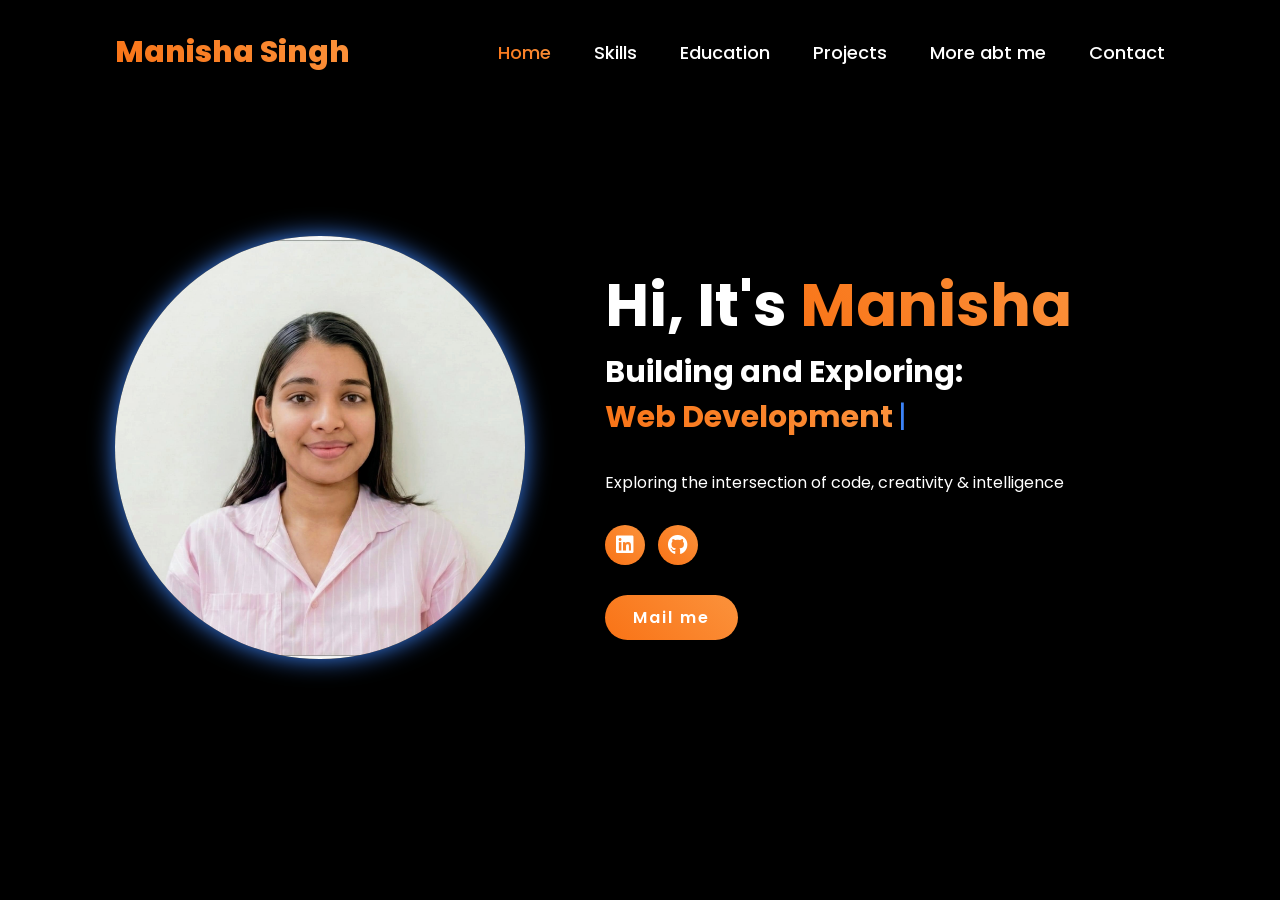
<file: index.html>
<!DOCTYPE html>
<html lang="en">
    
<head>
    <meta charset="UTF-8">
    <meta name="viewport" content="width=device-width, initial-scale=1.0">
    <link rel="stylesheet" href="https://cdnjs.cloudflare.com/ajax/libs/font-awesome/6.5.2/css/all.min.css">
    <link rel="stylesheet" href="style.css">
    <title>Portfolio Website</title>
</head>
<body>
    <header>
        <a href="#" class="logo">Manisha Singh</a>

        <nav>
            <a href="index.html" class="active"> Home</a>
            <a href="skills.html" >Skills</a>
            <a href="education.html" >Education</a>
            <a href="projects.html">Projects</a>
            <a href="more.html" >More abt me</a>
            <a href="contact.html" >Contact</a>
        </nav>
    </header>
    <section class="home">
        <div class="home-img">
            <img src="main.jpg" alt="">
        </div>
        <div class="home-content">
            <h1>Hi, It's <span>Manisha</span></h1>
            <h3 class="typing-text">Building and Exploring: <span></span></h3>
            <p>Exploring the intersection of code, creativity & intelligence</p>
            <div class="social-icons">
                <a href="https://www.linkedin.com/in/manisha-singh-41a8482a9?utm_source=share_via&utm_content=profile&utm_medium=member_android"><i class="fa-brands fa-linkedin"></i></a>
                <a href="https://github.com/MDev2305"><i class="fa-brands fa-github"></i></a>
    
                
            </div>
            <a href="mailto:singhmanisha2384@gmail.com" class="btn">Mail me</a>
        </div>
    </section>
</body>
</html>
</file>
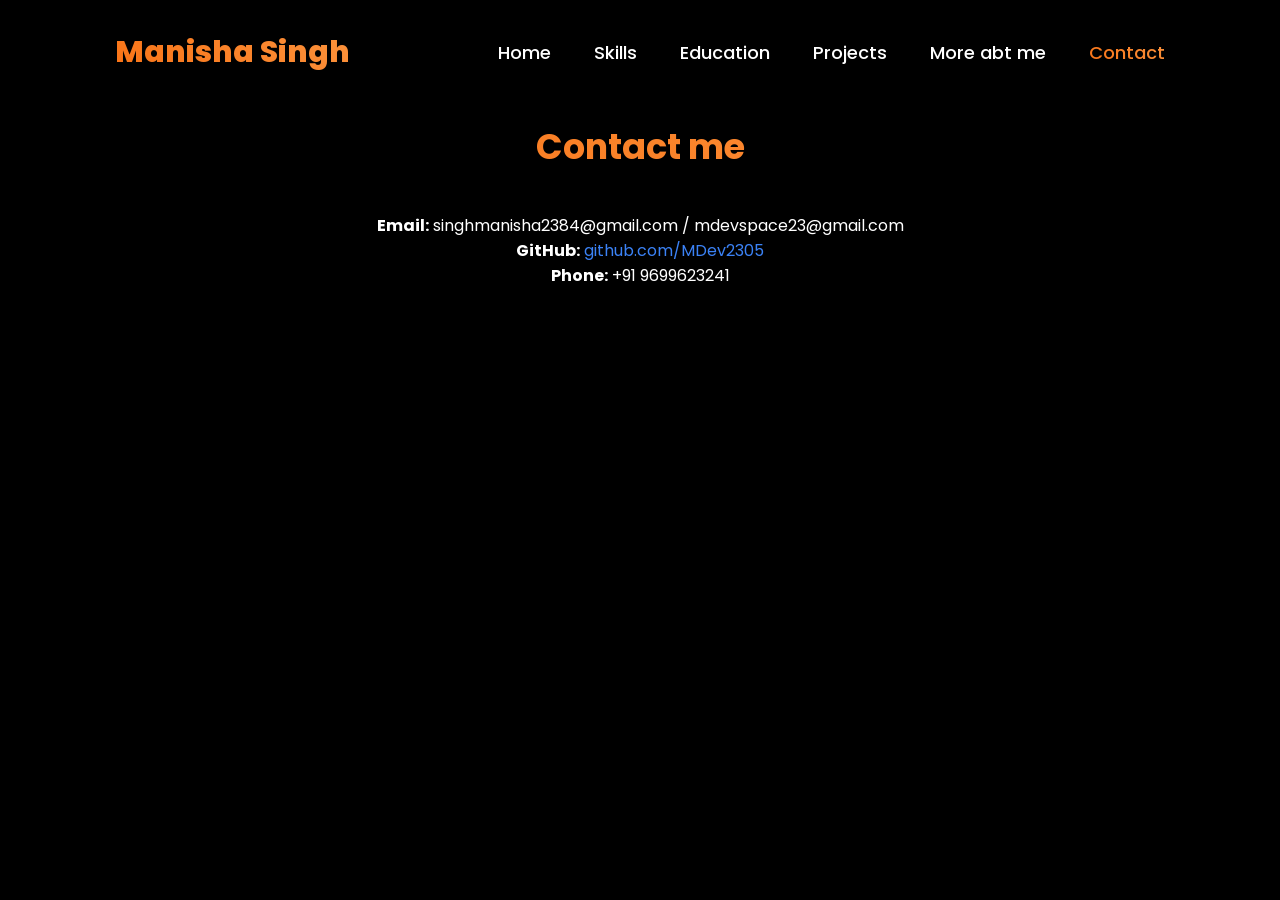
<file: contact.html>
<!DOCTYPE html>
<html lang="en">
<head>
  <meta charset="UTF-8">
  <title>Contact - Manisha</title>
  <link rel="stylesheet" href="style.css">
</head>

<body>

<header>
  <h1 class="logo">Manisha Singh</h1>
  <nav>
    <a href="index.html">Home</a>
    <a href="skills.html">Skills</a>
    <a href="education.html">Education</a>
    <a href="projects.html">Projects</a>
    <a href="more.html">More abt me</a>
    <a href="contact.html" class="active">Contact</a>
  </nav>
</header>

<section class="contact-simple">
  <h2 class="section-title">Contact me</h2>

  <div class="contact-box">

    <p><strong>Email:</strong> singhmanisha2384@gmail.com / mdevspace23@gmail.com</p>

    <p>
      <strong>GitHub:</strong> 
      <a href="https://github.com/MDev2305" target="_blank">
        github.com/MDev2305
      </a>
    </p>

    <p><strong>Phone:</strong> +91 9699623241</p>

  </div>
</section>

</body>
</html>
</file>
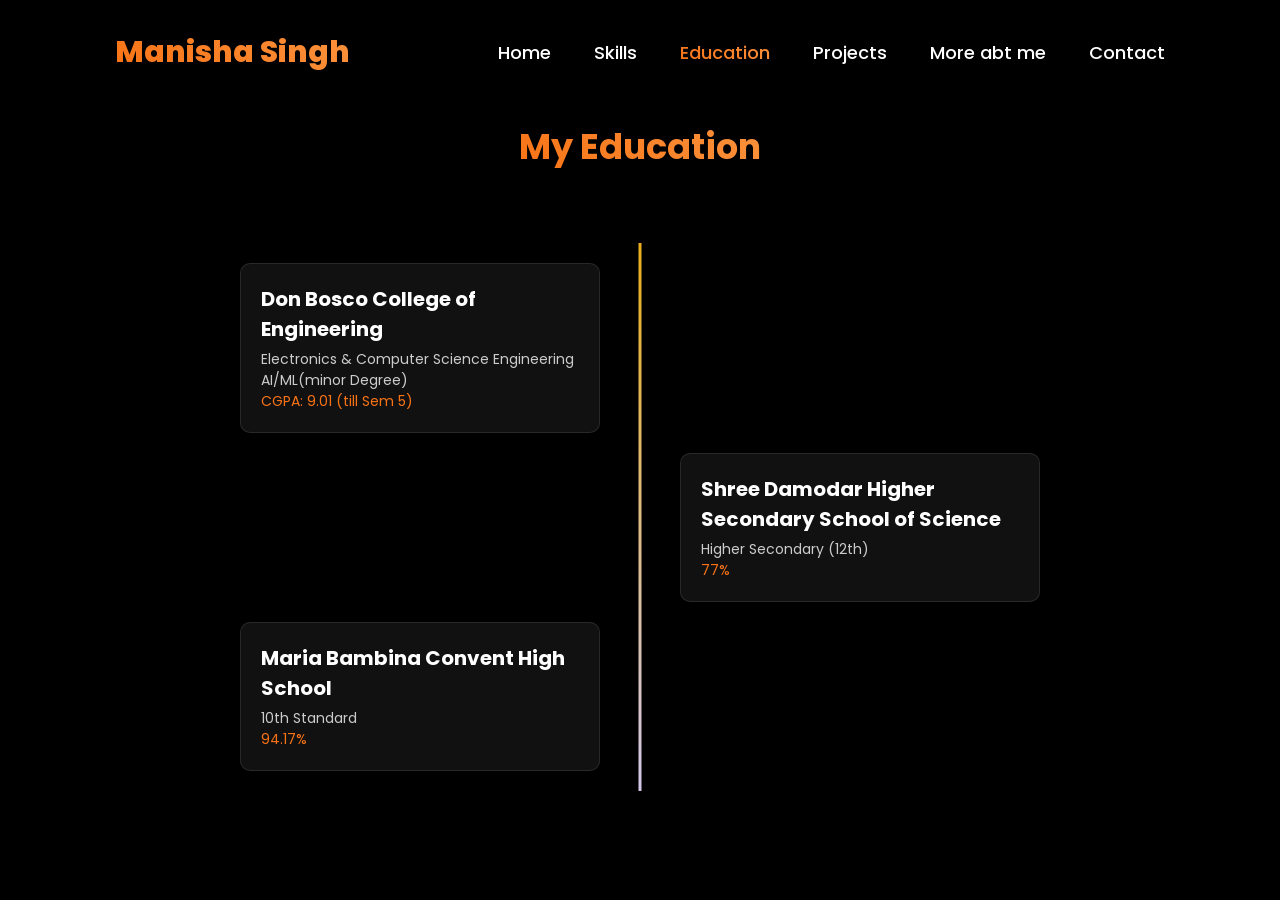
<file: education.html>
<!DOCTYPE html>
<html lang="en">
<head>
  <meta charset="UTF-8">
  <title>Education - Manisha</title>
  <link rel="stylesheet" href="style.css">
</head>

<body>

<header>
  <h1 class="logo">Manisha Singh</h1>
  <nav>
    <a href="index.html">Home</a>
    <a href="skills.html">Skills</a>
    <a href="education.html" class="active">Education</a>
    <a href="projects.html">Projects</a>
    <a href="about.html">More abt me</a>
    <a href="contact.html">Contact</a>
  </nav>
</header>

<section class="education-section">
  <h2 class="section-title">My Education</h2>

  <div class="timeline">

    <div class="edu-card">
      <h3>Don Bosco College of Engineering</h3>
      <p>Electronics & Computer Science Engineering</p>
      <p>AI/ML(minor Degree)</p>
      <span>CGPA: 9.01 (till Sem 5)</span>
    </div>

    <div class="edu-card">
      <h3>Shree Damodar Higher Secondary School of Science</h3>
      <p>Higher Secondary (12th)</p>
      <span>77%</span>
    </div>

    <div class="edu-card">
      <h3>Maria Bambina Convent High School</h3>
      <p>10th Standard</p>
      <span>94.17%</span>
    </div>

  </div>
</section>

</body>
</html>
</file>
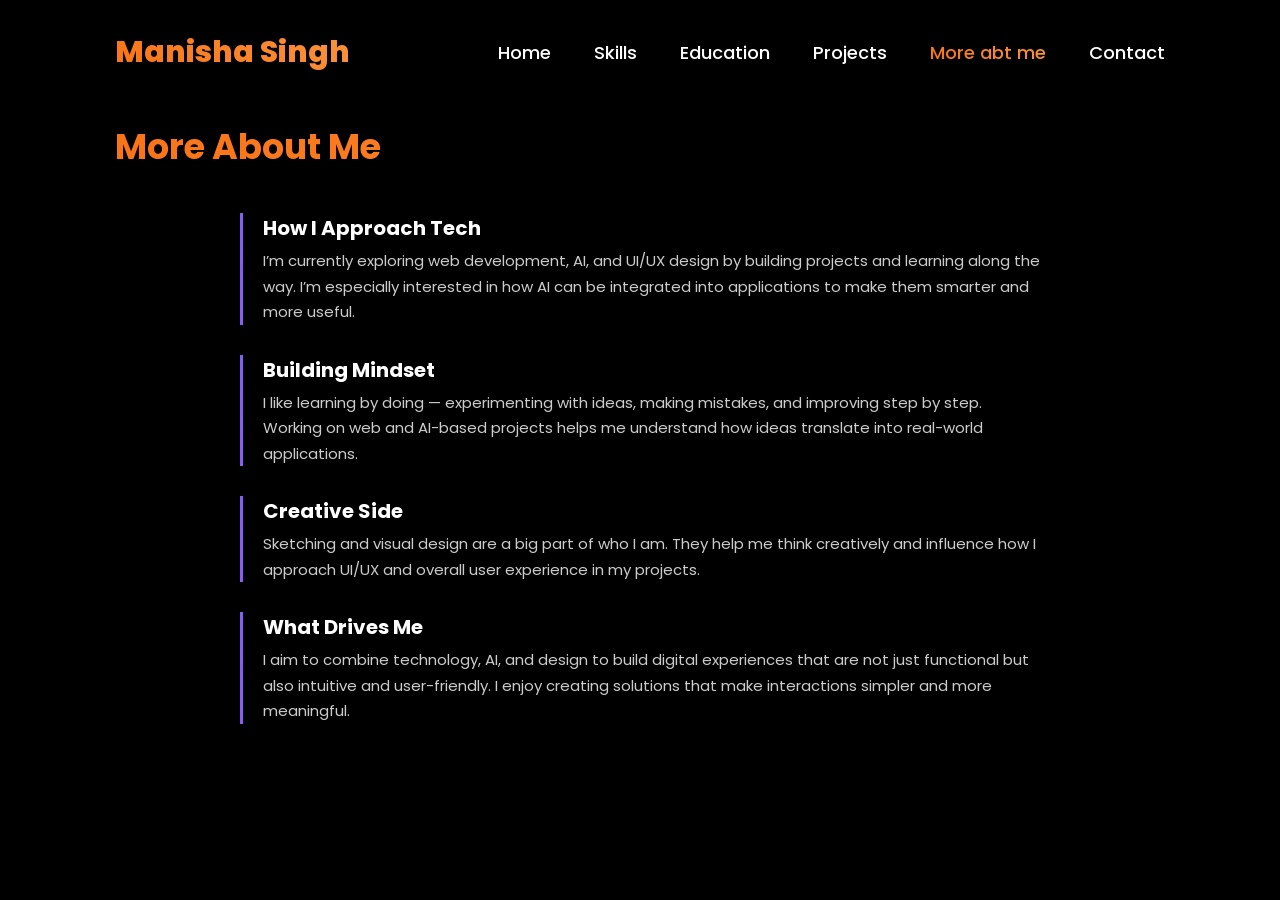
<file: more.html>
<!DOCTYPE html>
<html lang="en">
<head>
  <meta charset="UTF-8">
  <title>More About Me - Manisha</title>
  <link rel="stylesheet" href="style.css">
</head>

<body>

<header>
  <h1 class="logo">Manisha Singh</h1>
  <nav>
    <a href="index.html">Home</a>
    <a href="skills.html">Skills</a>
    <a href="education.html">Education</a>
    <a href="projects.html">Projects</a>
    <a href="more.html" class="active">More abt me</a>
    <a href="contact.html">Contact</a>
  </nav>
</header>

<section class="about-section">
  <h2 class="section-title">More About Me</h2>

  <div class="about-premium">

    <div class="about-line">
      <h3>How I Approach Tech</h3>
      <p>
        I’m currently exploring web development, AI, and UI/UX design by building projects and learning along the way.
        I’m especially interested in how AI can be integrated into applications to make them smarter and more useful.
      </p>
    </div>

    <div class="about-line">
      <h3>Building Mindset</h3>
      <p>
        I like learning by doing — experimenting with ideas, making mistakes, and improving step by step.
        Working on web and AI-based projects helps me understand how ideas translate into real-world applications.
      </p>
    </div>

    <div class="about-line">
      <h3>Creative Side</h3>
      <p>
        Sketching and visual design are a big part of who I am.
        They help me think creatively and influence how I approach UI/UX and overall user experience in my projects.
      </p>
    </div>

    <div class="about-line">
      <h3>What Drives Me</h3>
      <p>
        I aim to combine technology, AI, and design to build digital experiences that are not just functional but also intuitive and user-friendly.
        I enjoy creating solutions that make interactions simpler and more meaningful.
      </p>
    </div>

  </div>
</section>

</body>
</html>
</file>
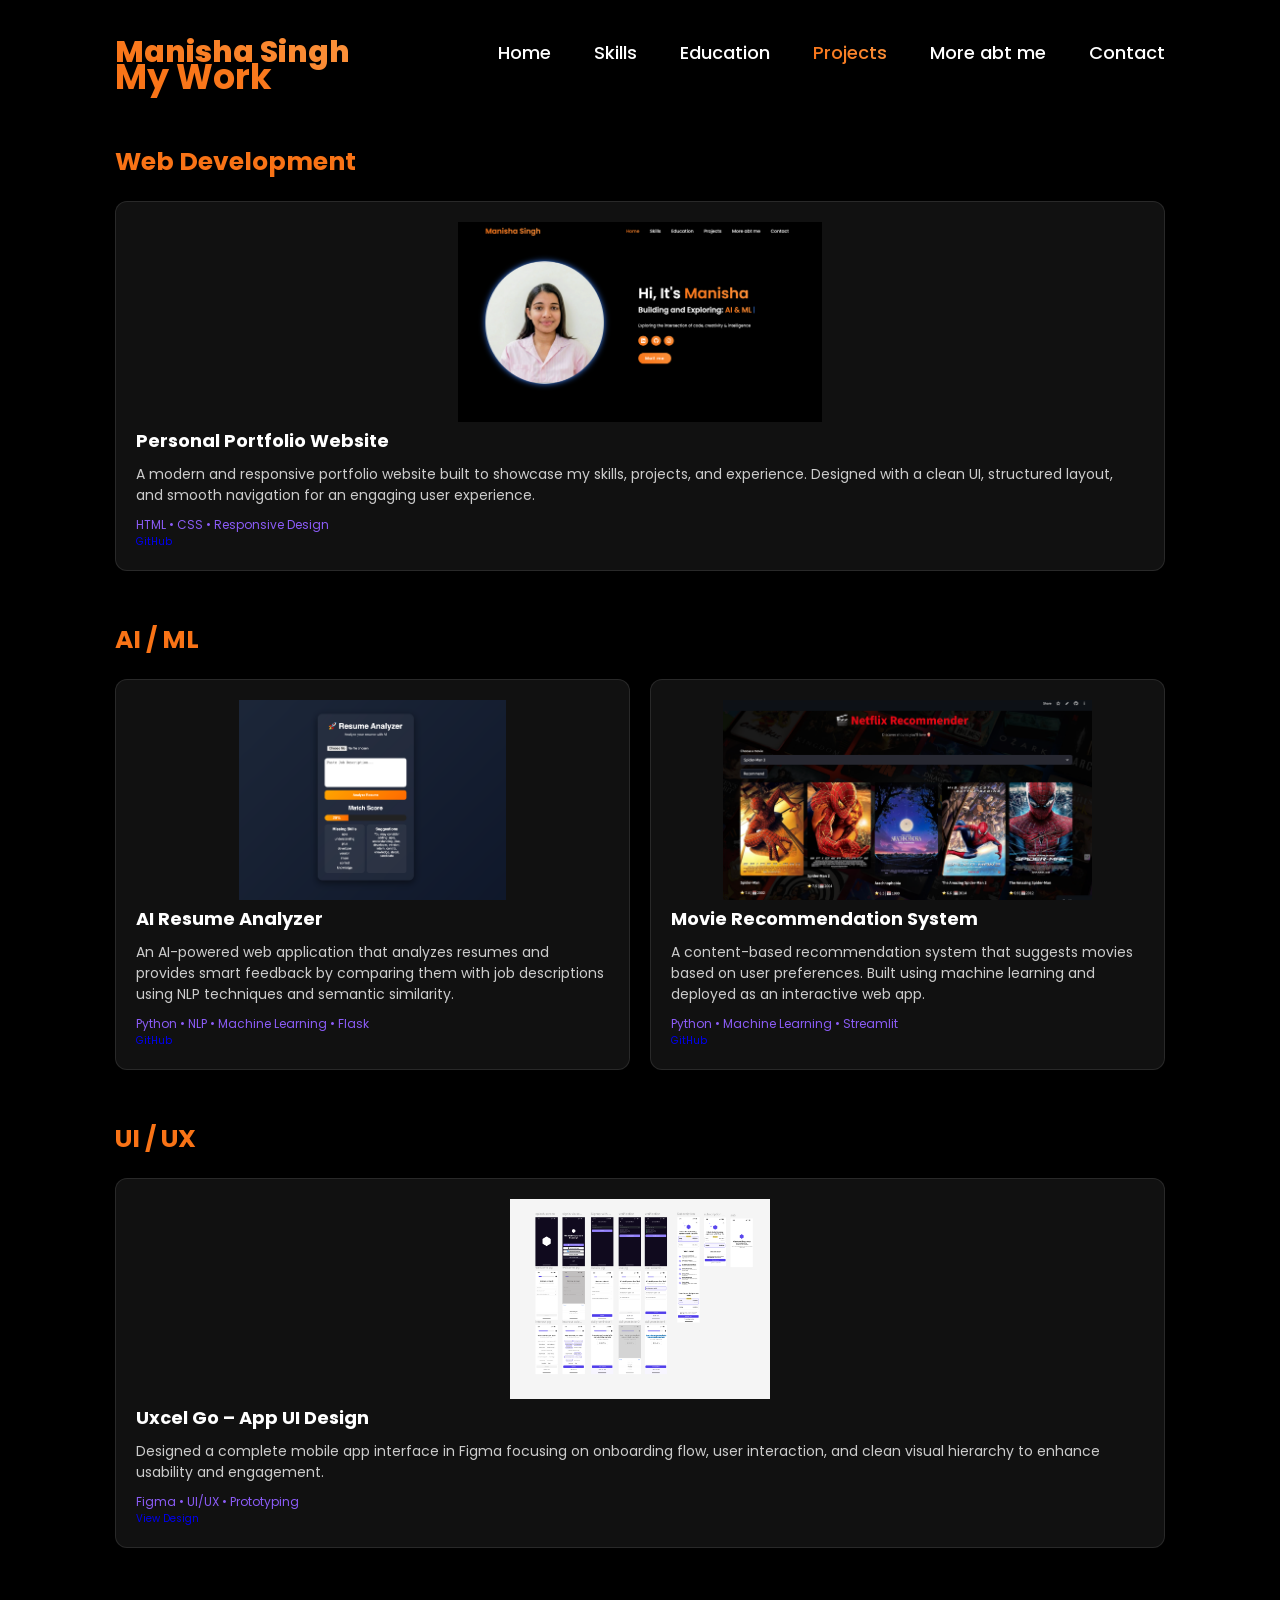
<file: projects.html>
<!DOCTYPE html>
<html lang="en">
<head>
  <meta charset="UTF-8">
  <title>Projects - Manisha</title>
  <link rel="stylesheet" href="style.css">
</head>

<body>

<header>
  <h1 class="logo">Manisha Singh</h1>
  <nav>
    <a href="index.html">Home</a>
    <a href="skills.html">Skills</a>
    <a href="education.html">Education</a>
    <a href="projects.html" class="active">Projects</a>
    <a href="more.html">More abt me</a>
    <a href="contact.html">Contact</a>
  </nav>
</header>

<section class="projects-section">
  <h2 class="section-title">My Work</h2>

  <!-- WEB -->
  <div class="project-group">
    <h3 class="group-title">Web Development</h3>

    <div class="projects-container">

      <div class="project-card">
        <img src="portfolio.png" alt="Portfolio Project">

        <h4>Personal Portfolio Website</h4>

        <p>
          A modern and responsive portfolio website built to showcase my skills, projects, and experience.
          Designed with a clean UI, structured layout, and smooth navigation for an engaging user experience.
        </p>

        <span>HTML • CSS • Responsive Design</span>

        <div class="project-links">
          <a href="https://github.com/yourusername/portfolio" target="_blank">GitHub</a>
        </div>
      </div>

    </div>
  </div>

  <!-- === AI / ML === -->
  <div class="project-group">
    <h3 class="group-title">AI / ML</h3>

    <div class="projects-container">

      <!-- Resume Analyzer -->
      <div class="project-card">
        <img src="resume.png" alt="AI Resume Analyzer">

        <h4>AI Resume Analyzer</h4>

        <p>
          An AI-powered web application that analyzes resumes and provides smart feedback by comparing
          them with job descriptions using NLP techniques and semantic similarity.
        </p>

        <span>Python • NLP • Machine Learning • Flask</span>

        <div class="project-links">
          <a href="https://github.com/MDev2305/ai-resume-analyzer" target="_blank">GitHub</a>
        </div>
      </div>

      <!-- Movie Recommender -->
      <div class="project-card">
        <img src="movie.png" alt="Movie Recommender">

        <h4>Movie Recommendation System</h4>

        <p>
          A content-based recommendation system that suggests movies based on user preferences.
          Built using machine learning and deployed as an interactive web app.
        </p>

        <span>Python • Machine Learning • Streamlit</span>

        <div class="project-links">
          <a href="https://github.com/MDev2305/Netflix-movie-recommender" target="_blank">GitHub</a>
          
        </div>
      </div>

    </div>
  </div>

  <!-- === UI / UX == -->
  <div class="project-group">
    <h3 class="group-title">UI / UX</h3>

    <div class="projects-container">

      <div class="project-card">
        <img src="uiux.png" alt="UI UX Project">

        <h4>Uxcel Go – App UI Design</h4>

        <p>
          Designed a complete mobile app interface in Figma focusing on onboarding flow,
          user interaction, and clean visual hierarchy to enhance usability and engagement.
        </p>

        <span>Figma • UI/UX • Prototyping</span>

        <div class="project-links">
          <a href="https://www.figma.com/design/1RWbuczToOUz7SCfWlo2SP/Uxcel-Go?node-id=0-1&t=d21tA8bPA1nIyIim-1" target="_blank">
            View Design
          </a>
        </div>
      </div>

    </div>
  </div>

</section>

</body>
</html>
</file>
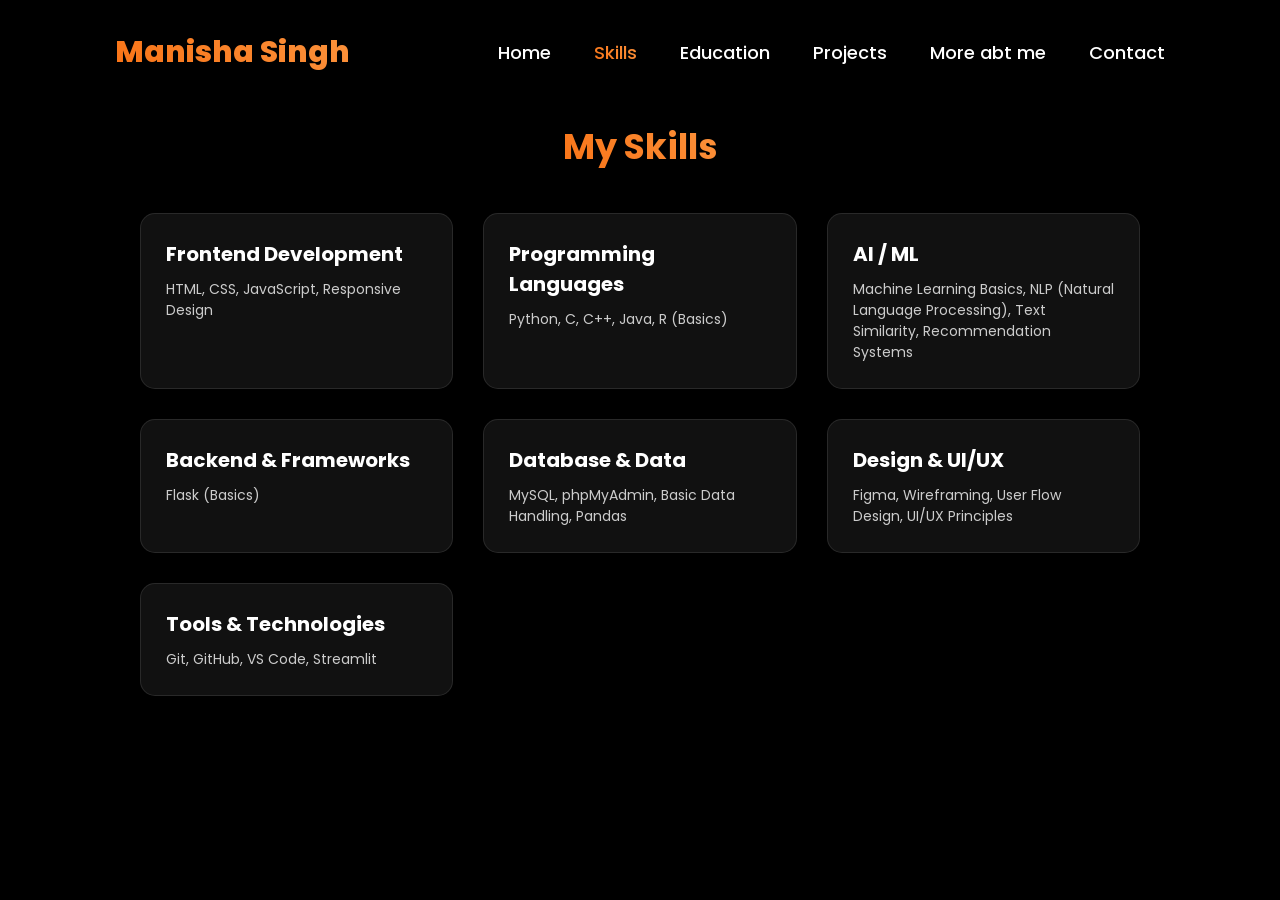
<file: skills.html>
<!DOCTYPE html>
<html lang="en">
<head>
  <meta charset="UTF-8">
  <title>Skills - Manisha</title>
  <link rel="stylesheet" href="style.css">
</head>

<body>

<header>
  <h1 class="logo">Manisha Singh</h1>
  <nav>
    <a href="index.html">Home</a>
    <a href="skills.html" class="active">Skills</a>
    <a href="education.html">Education</a>
    <a href="projects.html">Projects</a>
    <a href="more.html">More abt me</a>
    <a href="contact.html">Contact</a>
  </nav>
</header>

<section class="skills-section">
  <h2 class="section-title">My Skills</h2>

  <div class="skills-container">

    <!-- FRONTEND -->
    <div class="skill-card">
      <h3>Frontend Development</h3>
      <p>
        HTML, CSS, JavaScript, Responsive Design
      </p>
    </div>

    <!-- PROGRAMMING -->
    <div class="skill-card">
      <h3>Programming Languages</h3>
      <p>
        Python, C, C++, Java, R (Basics)
      </p>
    </div>

    <!-- AI / ML -->
    <div class="skill-card">
      <h3>AI / ML</h3>
      <p>
        Machine Learning Basics, NLP (Natural Language Processing), 
        Text Similarity, Recommendation Systems
      </p>
    </div>

    <!-- BACKEND -->
    <div class="skill-card">
      <h3>Backend & Frameworks</h3>
      <p>
        Flask (Basics)
      </p>
    </div>

    <!-- DATABASE -->
    <div class="skill-card">
      <h3>Database & Data</h3>
      <p>
        MySQL, phpMyAdmin, Basic Data Handling, Pandas
      </p>
    </div>

    <!-- UI UX -->
    <div class="skill-card">
      <h3>Design & UI/UX</h3>
      <p>
        Figma, Wireframing, User Flow Design, UI/UX Principles
      </p>
    </div>

    <!-- TOOLS -->
    <div class="skill-card">
      <h3>Tools & Technologies</h3>
      <p>
        Git, GitHub, VS Code, Streamlit
      </p>
    </div>

  </div>
</section>

</body>
</html>
</file>
<file: style.css>
@import url('https://fonts.googleapis.com/css2?family=Poppins:wght@100;200;300;400;500;600&display=swap');

:root{
    --gradient: linear-gradient(45deg, #f97316, #fb923c); 
}

/* RESET */
*{
    margin: 0;
    padding: 0;
    box-sizing: border-box;
    text-decoration: none;
    border: none;
    outline: none;
    font-family: 'Poppins', sans-serif;
}

html{
    font-size: 62.5%;
}

body{
    width: 100%;
    height: 100vh;
    overflow-x: hidden;
    background-color: black;
    color: white;
}

/* HEADER */

header{
    margin-top: 20px;
    position: fixed;
    width: 100%;
    padding: 1rem 9%;
    display: flex;
    justify-content: space-between;
    align-items: center;
    z-index: 100;
}

.logo{
    font-size: 3rem;
    font-weight: 800;
    cursor: pointer;
    transition: 0.5s ease;
    background: var(--gradient);
    -webkit-background-clip: text;
    -webkit-text-fill-color: transparent;
}

.logo:hover{
    transform: scale(1.1);
}

/* NAVBAR */

nav a{
    font-size: 1.8rem;
    color: white;
    margin-left: 4rem;
    font-weight: 500;
    transition: 0.3s ease;
}

nav a:hover,
nav a.active{
    background: var(--gradient);
    -webkit-background-clip: text;
    -webkit-text-fill-color: transparent;
}

/* SECTION */

section{
    min-height: 100vh;
    padding: 5rem 9%;
}

/* HOME */

.home{
    display: flex;
    justify-content: space-between;
    align-items: center;
    gap: 8rem;
}

/* TEXT */

.home-content h1{
    font-size: 6rem;
    font-weight: 700;

}

.home-content h1 span{
    background: var(--gradient);
    -webkit-background-clip: text;
    -webkit-text-fill-color: transparent;
   
}

.home-content h3{
    font-size: 3rem;
    margin-bottom: 3rem;
  
}

.home-content p{
    font-size: 1.6rem;
    
}

/* IMAGE */

.home-img img{
    width: 32vw;
    border-radius: 50%;
    box-shadow: 0 0 25px #3b82f6;
    transition: 0.3s;
}

.home-img img:hover{
    transform: scale(1.05);
}

/* SOCIAL ICONS */

.social-icons a{
    display: inline-flex;
    justify-content: center;
    align-items: center;
    width: 4rem;
    height: 4rem;
    border-radius: 50%;
    margin: 3rem 1rem 3rem 0;
    font-size: 2rem;
    color: white;
    background: var(--gradient);
    transition: 0.3s;
}

.social-icons a:hover{
    transform: scale(1.2) translateY(-5px);
    box-shadow: 0 0 20px #3b82f6;
}

/* BUTTON */

.btn{
    display: inline-block;
    padding: 1rem 2.8rem;
    border-radius: 4rem;
    font-size: 1.6rem;
    color: white;
    background: var(--gradient);
    font-weight: 600;
    letter-spacing: 0.2rem;
    transition: 0.3s;
}

.btn:hover{
    transform: scale(1.05);
    opacity: 0.9;
}

/* TYPING TEXT */

.typing-text{
    font-size: 3.2rem;
    font-weight: 700;
    
}

.typing-text span{
    position: relative;
    display: inline-block;
    
    width: 260px;        
    white-space: nowrap; 
}

/* WORDS */

.typing-text span::before{
    content: "Web Development";
    background: var(--gradient);
    -webkit-background-clip: text;
    -webkit-text-fill-color: transparent;
    animation: words 7s infinite;
    font-size: 3rem;     
    font-weight: 700;
}

/* CURSOR */

.typing-text span::after{
    content: "|";
    position: relative;
         
    margin-left: 5px;
    color:#3b82f6; /* visible blue */
    font-weight: 400;
    animation: blink 0.8s infinite;
  
}


/* ANIMATIONS */

@keyframes blink{
    0%,100%{opacity:1;}
    50%{opacity:0;}
}


@keyframes words{
    0%, 33%{
        content: "Web Development";
    }
    34%, 66%{
        content: "AI & ML";
    }
    67%, 100%{
        content: "UI/UX Design";
    }
}

/* RESPONSIVE */

@media(max-width:995px){
    .home{
        flex-direction: column;
        text-align: center;
    }

    .home-img img{
        width: 70vw;
        margin-top: 4rem;
    }
}
/* SKILLS SECTION FIX */

.skills-section{
    min-height: 100vh;
    padding-top: 120px;
    display: flex;
    flex-direction: column;
    align-items: center;
}

/* TITLE */

.section-title{
    font-size: 3.5rem;
    margin-bottom: 4rem;
    background: linear-gradient(45deg, #f97316, #fb923c);
    -webkit-background-clip: text;
    -webkit-text-fill-color: transparent;
}

/* GRID LAYOUT */

.skills-container{
    display: grid;
    grid-template-columns: repeat(auto-fit, minmax(250px, 1fr));
    gap: 3rem;
    width: 100%;
    max-width: 1000px;
}

/* CARD */

.skill-card{
    background: #111;
    padding: 2.5rem;
    border-radius: 1.5rem;
    transition: 0.3s ease;
    border: 1px solid rgba(255,255,255,0.1);
    text-align: left;
}

/* TEXT */

.skill-card h3{
    font-size: 2rem;
    margin-bottom: 1rem;
}

.skill-card p{
    font-size: 1.4rem;
    color: #ccc;
}

/* HOVER EFFECT */

.skill-card:hover{
    transform: translateY(-10px);
    box-shadow: 0 0 25px #3b82f6;
}



.education-section{
    min-height: 100vh;
    padding-top: 120px;
    display: flex;
    flex-direction: column;
    align-items: center;
}


.timeline{
    position: relative;
    max-width: 800px;
    width: 100%;
    margin-top: 3rem;
}



.timeline::before{
    content: "";
    position: absolute;
    left: 50%;
    width: 3px;
    height: 100%;
    background: linear-gradient(45deg, #d2c8ea, #eaaf1a);
    transform: translateX(-50%);
}

/* Cards */

.edu-card{
    position: relative;
    width: 45%;
    padding: 2rem;
    background: #111;
    border-radius: 1rem;
    margin: 2rem 0;
    border: 1px solid rgba(255,255,255,0.1);
}

/* Left side */

.edu-card:nth-child(odd){
    left: 0;
}

/* Right side */

.edu-card:nth-child(even){
    left: 55%;
}

/* Text */

.edu-card h3{
    font-size: 2rem;
    margin-bottom: 0.5rem;
}

.edu-card p{
    font-size: 1.4rem;
    color: #ccc;
}

.edu-card span{
    font-size: 1.4rem;
    color: #f97316;
}

/* Hover */

.edu-card:hover{
    transform: scale(1.03);
    box-shadow: 0 0 20px #3b82f6;
}

/* Responsive */

@media(max-width:768px){
    .timeline::before{
        left: 10px;
    }

    .edu-card{
        width: 100%;
        left: 0 !important;
        margin-left: 2rem;
    }
}


.about-section {
  padding: 120px 9%;
}

/* container */

.about-premium {
  max-width: 800px;
  margin: auto;
  display: flex;
  flex-direction: column;
  gap: 3rem;
}

/* line style */

.about-line {
  padding-left: 2rem;
  border-left: 3px solid;
  border-image: linear-gradient(45deg, #8b5cf6, #3b82f6) 1;

  transition: 0.3s;
}

/* text */

.about-line h3 {
  font-size: 2rem;
  margin-bottom: 0.5rem;
  color: #fff;
}

.about-line p {
  font-size: 1.5rem;
  color: #ccc;
  line-height: 1.7;
}

/* hover effect */

.about-line:hover {
  transform: translateX(10px);
}



.contact-simple {
  padding: 120px 9%;
  text-align: center;
}

.contact-box {
  margin-top: 3rem;
  font-size: 1.6rem;
  line-height: 2.5rem;
}

.contact-box a {
  color: #3b82f6;
  text-decoration: none;
}

.contact-box a:hover {
  text-decoration: underline;
}

.project-group {
  margin-bottom: 5rem;
}

.group-title {
  font-size: 2.5rem;
  margin-bottom: 2rem;
  color: #f97316;
}

/* grid */

.projects-container {
  display: grid;
  grid-template-columns: repeat(auto-fit, minmax(250px, 1fr));
  gap: 2rem;
}

/* card */

.project-card {
  background: #111;
  padding: 2rem;
  border-radius: 1.2rem;
  border: 1px solid rgba(255,255,255,0.1);
  transition: 0.3s;
}

.project-card h4 {
  font-size: 1.8rem;
  margin-bottom: 1rem;
}

.project-card p {
  font-size: 1.4rem;
  color: #ccc;
  margin-bottom: 1rem;
}

.project-card span {
  font-size: 1.2rem;
  color: #8b5cf6;
}

/* hover */

.project-card:hover {
  transform: translateY(-6px);
  box-shadow: 0 0 15px #3b82f6;
}
.project-card img{
    width: 100%;
    height: auto;
    max-height: 200px;
    object-fit: contain;
}

.project-card{
    overflow: hidden;
}

.project-card img{
    transition: 0.3s;
}

.project-card:hover img{
    transform: scale(1.05);
}
</file>
